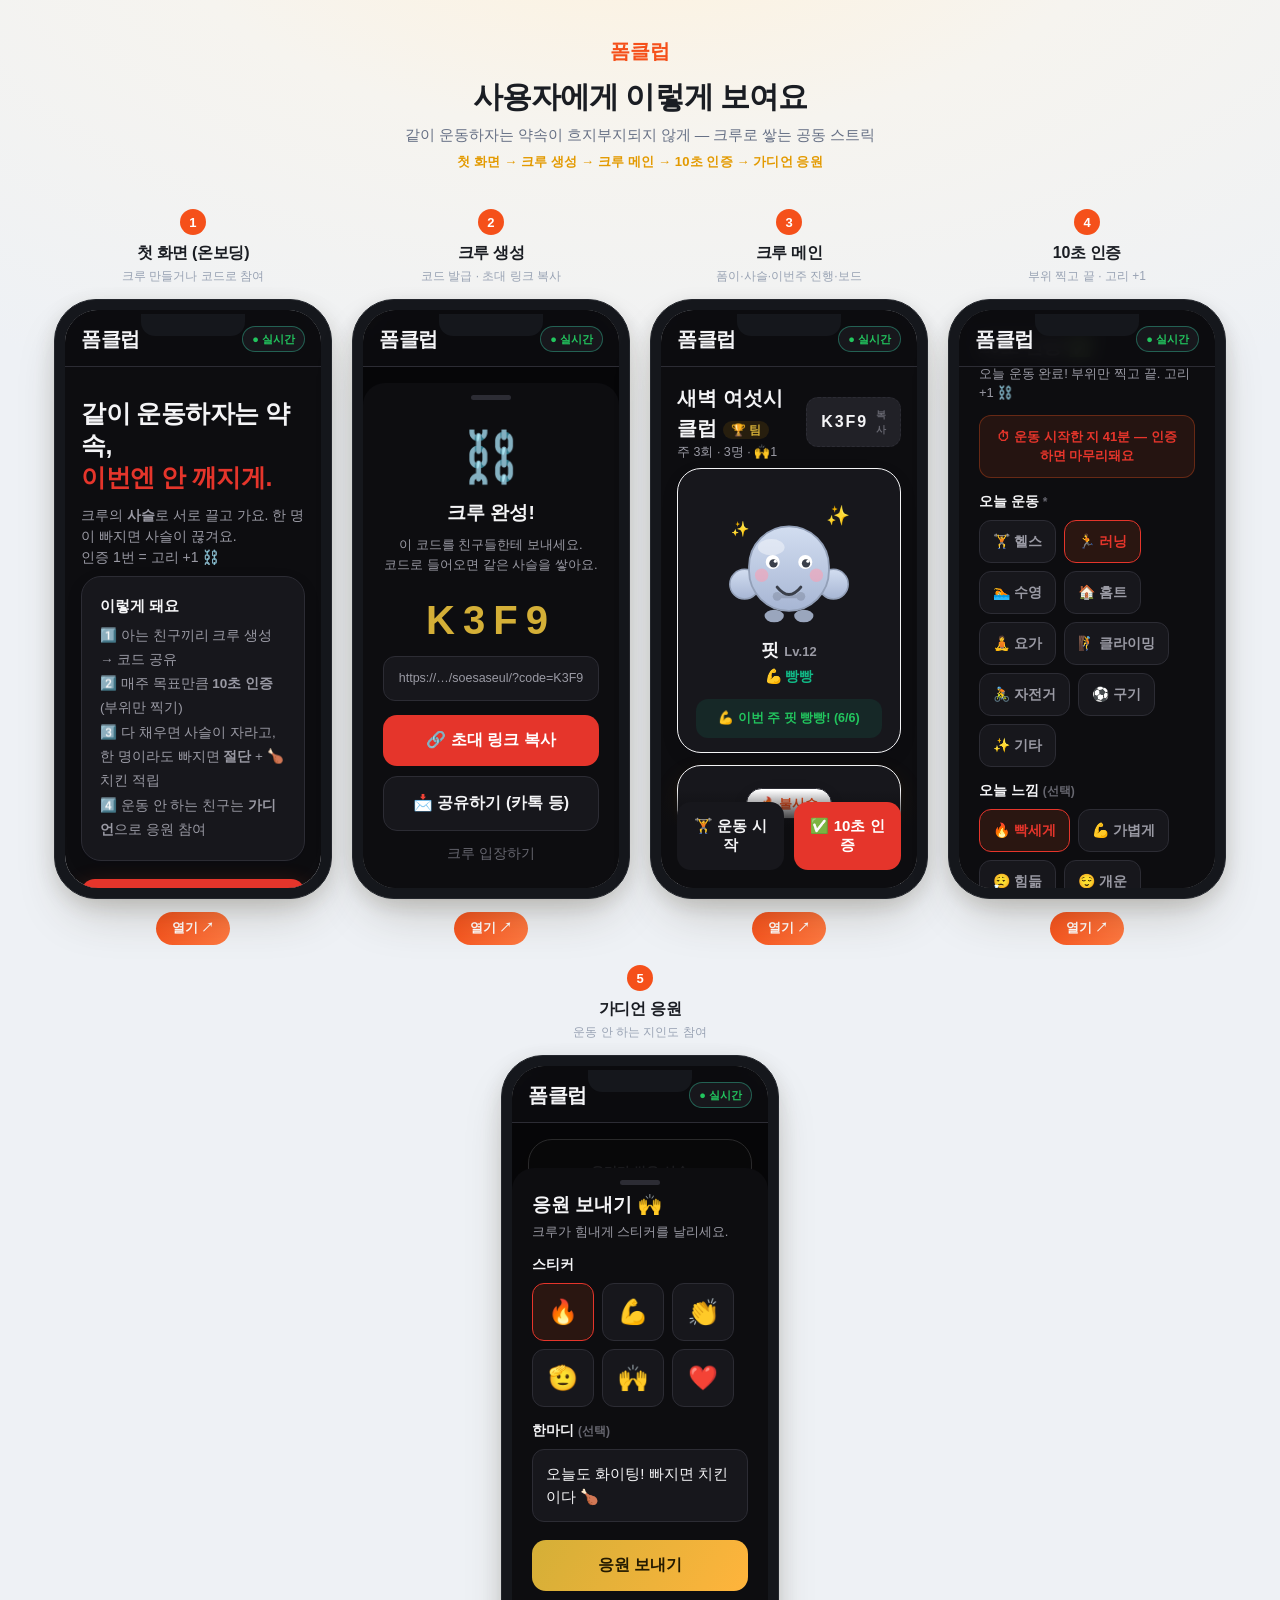
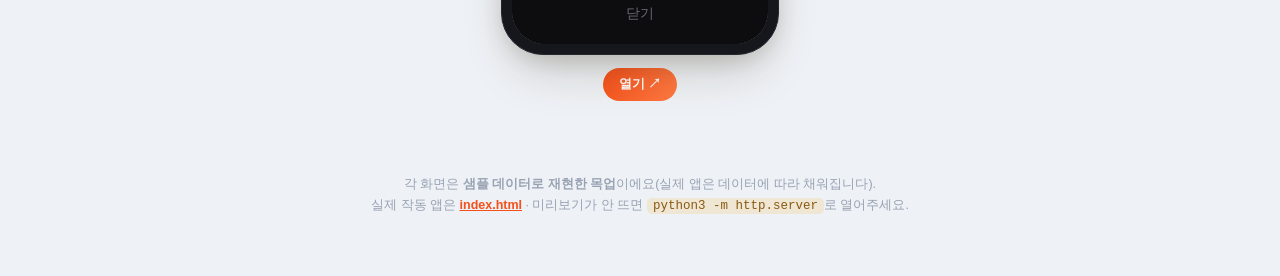
<file: showcase.html>
<!doctype html>
<html lang="ko">
<head>
<meta charset="utf-8" />
<meta name="viewport" content="width=device-width, initial-scale=1" />
<title>폼클럽 — 사용자 화면</title>
<style>
  :root{--ink:#1a1d23;--muted:#667085;--dim:#98a2b3;--line:#e5e8ee;--brand:#f5501a;--brand2:#ff7a42;--gold:#e39a00}
  *{box-sizing:border-box}
  body{margin:0;min-height:100vh;color:var(--ink);
    background:radial-gradient(1100px 560px at 50% -6%,#fff2dc 0%,#f6f4ef 44%,#eef1f5 100%);
    font-family:-apple-system,BlinkMacSystemFont,"Apple SD Gothic Neo","Pretendard","Segoe UI",Roboto,sans-serif;-webkit-font-smoothing:antialiased}
  header{text-align:center;padding:38px 20px 4px}
  header .brand{display:inline-flex;align-items:center;gap:8px;font-weight:900;font-size:20px;margin-bottom:12px}
  header .brand .dot{font-size:20px}
  header .brand b{color:var(--brand)}
  header h1{font-size:clamp(22px,4vw,30px);letter-spacing:-.03em;margin:0 0 8px}
  header p{color:var(--muted);margin:0;font-size:14.5px}
  header .flow{color:var(--gold);font-weight:800;font-size:13px;margin-top:8px;letter-spacing:.01em}

  .stage{display:flex;gap:20px;justify-content:center;align-items:flex-start;flex-wrap:wrap;padding:34px 22px 60px;max-width:1900px;margin:0 auto}
  .col{display:flex;flex-direction:column;align-items:center;width:278px}
  .cap{text-align:center;margin-bottom:14px;min-height:58px}
  .cap .step{display:inline-flex;align-items:center;justify-content:center;width:26px;height:26px;border-radius:999px;background:var(--brand);color:#fff;font-size:13px;font-weight:900;margin-bottom:8px}
  .cap h2{font-size:16px;letter-spacing:-.02em;margin:0}
  .cap p{color:var(--dim);font-size:12px;margin:4px 0 0}

  .phone{position:relative;width:278px;height:600px;background:#15171c;border-radius:42px;padding:10px;
    box-shadow:0 24px 50px -16px rgba(60,50,30,.28),0 6px 20px rgba(60,50,30,.14);border:1px solid #23262c}
  .phone::before{content:"";position:absolute;top:14px;left:50%;transform:translateX(-50%);width:104px;height:22px;background:#15171c;border-radius:0 0 14px 14px;z-index:3}
  .screen{width:100%;height:100%;border-radius:33px;overflow:hidden;background:#f2f4f7}
  .phone iframe{width:100%;height:100%;border:0;display:block}
  .open-real{margin-top:13px;font-size:12.5px;font-weight:800;color:#fff;background:linear-gradient(120deg,var(--brand),var(--brand2));padding:8px 16px;border-radius:999px;text-decoration:none}
  .arrow{align-self:center;color:#d8c3a0;font-size:24px;margin-top:280px}
  .note{text-align:center;color:var(--dim);font-size:12.5px;padding:0 20px 46px;line-height:1.7}
  .note a{color:var(--brand);font-weight:700} .note code{background:#efe6d4;padding:1px 6px;border-radius:5px;color:#8a5a12}
  @media (max-width:1500px){.arrow{display:none}}
  @media (max-width:740px){.col{width:100%;max-width:320px}.phone{width:min(300px,86vw);height:min(620px,190vw)}}
</style>
</head>
<body>
  <header>
    <div class="brand"><b>폼클럽</b></div>
    <h1>사용자에게 이렇게 보여요</h1>
    <p>같이 운동하자는 약속이 흐지부지되지 않게 — 크루로 쌓는 공동 스트릭</p>
    <div class="flow">첫 화면 → 크루 생성 → 크루 메인 → 10초 인증 → 가디언 응원</div>
  </header>

  <div class="stage">
    <div class="col">
      <div class="cap"><span class="step">1</span><h2>첫 화면 (온보딩)</h2><p>크루 만들거나 코드로 참여</p></div>
      <div class="phone"><div class="screen"><iframe src="screens/screen-home.html" title="홈" loading="lazy"></iframe></div></div>
      <a class="open-real" href="screens/screen-home.html" target="_blank">열기 ↗</a>
    </div>
    <div class="arrow">→</div>
    <div class="col">
      <div class="cap"><span class="step">2</span><h2>크루 생성</h2><p>코드 발급 · 초대 링크 복사</p></div>
      <div class="phone"><div class="screen"><iframe src="screens/screen-create.html" title="크루 생성" loading="lazy"></iframe></div></div>
      <a class="open-real" href="screens/screen-create.html" target="_blank">열기 ↗</a>
    </div>
    <div class="arrow">→</div>
    <div class="col">
      <div class="cap"><span class="step">3</span><h2>크루 메인</h2><p>폼이·사슬·이번주 진행·보드</p></div>
      <div class="phone"><div class="screen"><iframe src="screens/screen-crew.html" title="크루 메인" loading="lazy"></iframe></div></div>
      <a class="open-real" href="screens/screen-crew.html" target="_blank">열기 ↗</a>
    </div>
    <div class="arrow">→</div>
    <div class="col">
      <div class="cap"><span class="step">4</span><h2>10초 인증</h2><p>부위 찍고 끝 · 고리 +1</p></div>
      <div class="phone"><div class="screen"><iframe src="screens/screen-check.html" title="인증" loading="lazy"></iframe></div></div>
      <a class="open-real" href="screens/screen-check.html" target="_blank">열기 ↗</a>
    </div>
    <div class="arrow">→</div>
    <div class="col">
      <div class="cap"><span class="step">5</span><h2>가디언 응원</h2><p>운동 안 하는 지인도 참여</p></div>
      <div class="phone"><div class="screen"><iframe src="screens/screen-guardian.html" title="가디언" loading="lazy"></iframe></div></div>
      <a class="open-real" href="screens/screen-guardian.html" target="_blank">열기 ↗</a>
    </div>
  </div>

  <p class="note">
    각 화면은 <b>샘플 데이터로 재현한 목업</b>이에요(실제 앱은 데이터에 따라 채워집니다).<br>
    실제 작동 앱은 <a href="index.html" target="_blank">index.html</a> · 미리보기가 안 뜨면 <code>python3 -m http.server</code>로 열어주세요.
  </p>
</body>
</html>
</file>
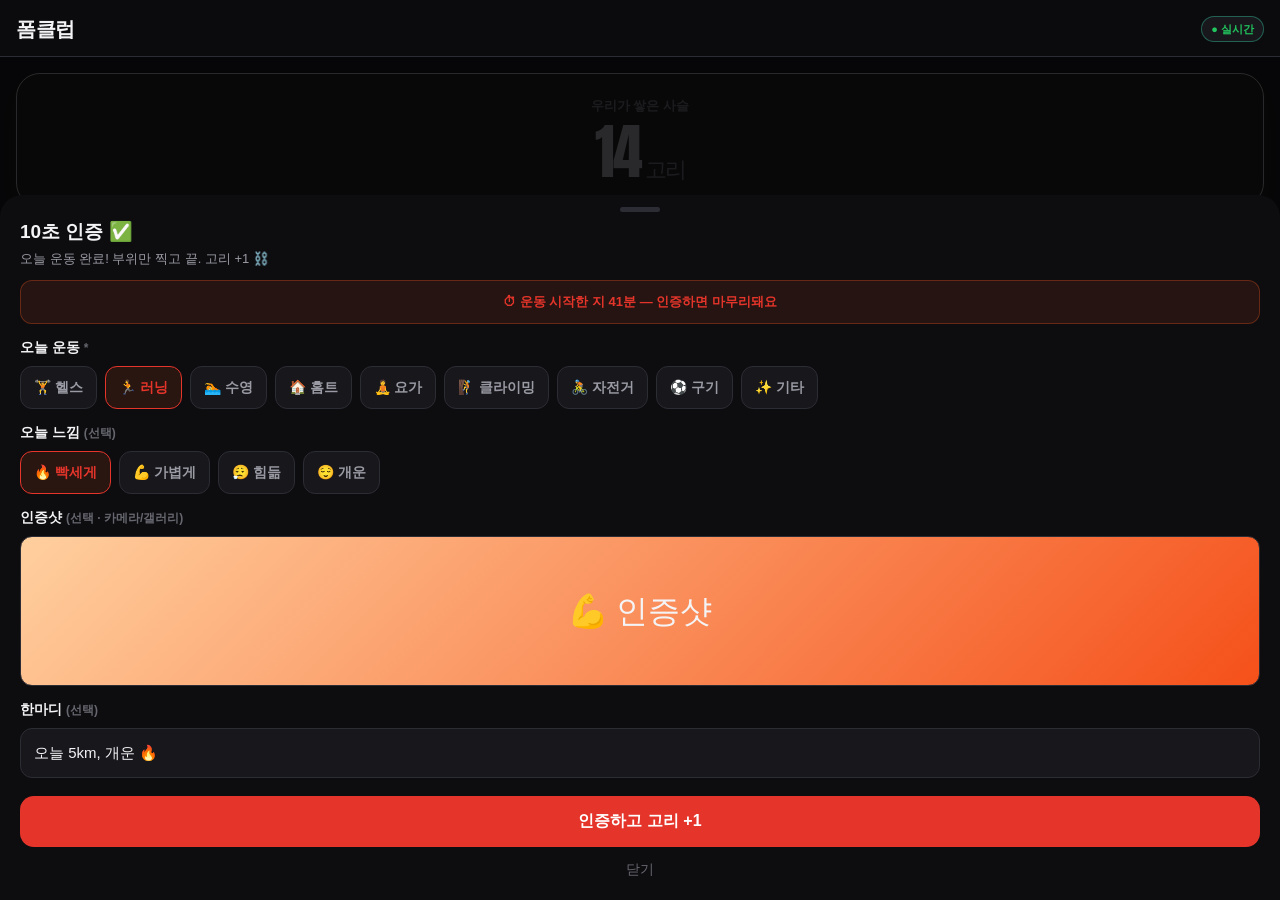
<file: screens/screen-check.html>
<!doctype html><html lang="ko"><head><meta charset="utf-8">
<meta name="viewport" content="width=device-width, initial-scale=1"><title>10초 인증</title>
<link rel="stylesheet" href="screen.css"></head>
<body><div class="scr">
  <header>
    <div class="logo"><b>폼클럽</b></div>
    <span class="mode">● 실시간</span>
  </header>
  <div class="wrap" style="padding-top:16px;opacity:.3">
    <div class="chainhero"><div class="lbl">우리가 쌓은 사슬</div><div class="chainbig">14<span class="u"> 고리</span></div></div>
  </div>
  <div class="dim"></div>
  <div class="sheet">
    <div class="grip"></div>
    <h2>10초 인증 ✅</h2>
    <p class="desc">오늘 운동 완료! 부위만 찍고 끝. 고리 +1 ⛓️</p>
    <div class="timerbar">⏱ 운동 시작한 지 41분 — 인증하면 마무리돼요</div>
    <div class="field"><label>오늘 운동 <span class="opt">*</span></label>
      <div class="chips">
        <span class="chip">🏋️ 헬스</span><span class="chip on">🏃 러닝</span><span class="chip">🏊 수영</span>
        <span class="chip">🏠 홈트</span><span class="chip">🧘 요가</span><span class="chip">🧗 클라이밍</span>
        <span class="chip">🚴 자전거</span><span class="chip">⚽ 구기</span><span class="chip">✨ 기타</span>
      </div></div>
    <div class="field"><label>오늘 느낌 <span class="opt">(선택)</span></label>
      <div class="chips">
        <span class="chip on">🔥 빡세게</span><span class="chip">💪 가볍게</span>
        <span class="chip">😮‍💨 힘듦</span><span class="chip">😌 개운</span>
      </div></div>
    <div class="field"><label>인증샷 <span class="opt">(선택 · 카메라/갤러리)</span></label>
      <div class="fphoto" style="background:linear-gradient(135deg,#ffcf9e,#f5501a);max-width:100%;height:150px">💪 인증샷</div></div>
    <div class="field"><label>한마디 <span class="opt">(선택)</span></label>
      <div class="inp" style="color:var(--txt)">오늘 5km, 개운 🔥</div></div>
    <button class="submit">인증하고 고리 +1</button>
    <div class="ghost-btn">닫기</div>
  </div>
</div></body></html>
</file>
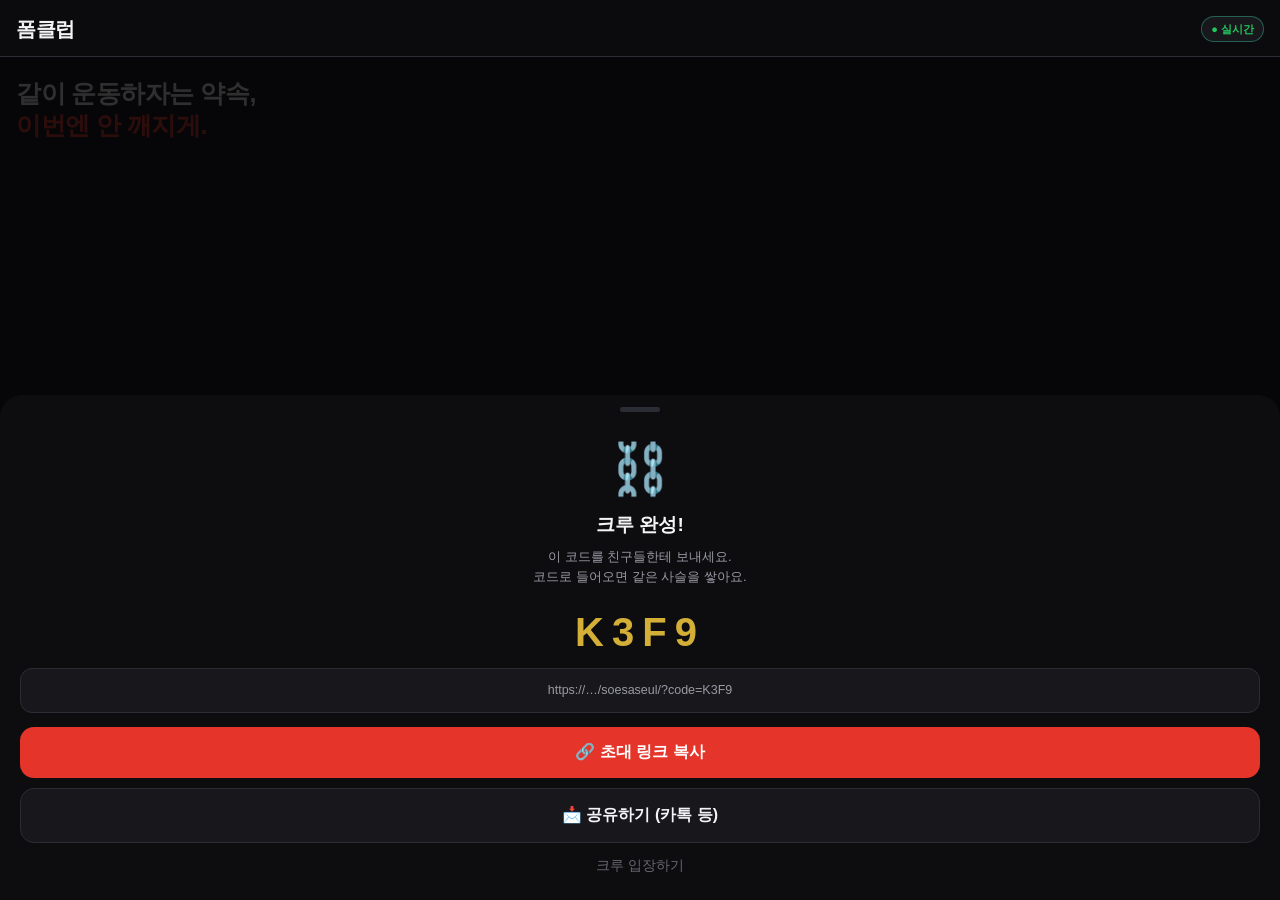
<file: screens/screen-create.html>
<!doctype html><html lang="ko"><head><meta charset="utf-8">
<meta name="viewport" content="width=device-width, initial-scale=1"><title>크루 생성</title>
<link rel="stylesheet" href="screen.css"></head>
<body><div class="scr">
  <header>
    <div class="logo"><b>폼클럽</b></div>
    <span class="mode">● 실시간</span>
  </header>
  <!-- 배경(홈 살짝) + 완성 시트 -->
  <div class="wrap" style="padding-top:20px;opacity:.35">
    <h1>같이 운동하자는 약속,<br><span class="accent">이번엔 안 깨지게.</span></h1>
  </div>
  <div class="dim"></div>
  <div class="sheet">
    <div class="grip"></div>
    <div class="done">
      <div class="ic">⛓️</div>
      <h2>크루 완성!</h2>
      <p class="desc" style="margin-top:8px">이 코드를 친구들한테 보내세요.<br>코드로 들어오면 같은 사슬을 쌓아요.</p>
      <div class="codebox">K3F9</div>
      <div class="linkbox">https://…/soesaseul/?code=K3F9</div>
      <button class="submit" style="margin-top:0">🔗 초대 링크 복사</button>
      <button class="btn ghost" style="margin-top:10px">📩 공유하기 (카톡 등)</button>
      <div class="ghost-btn">크루 입장하기</div>
    </div>
  </div>
</div></body></html>
</file>
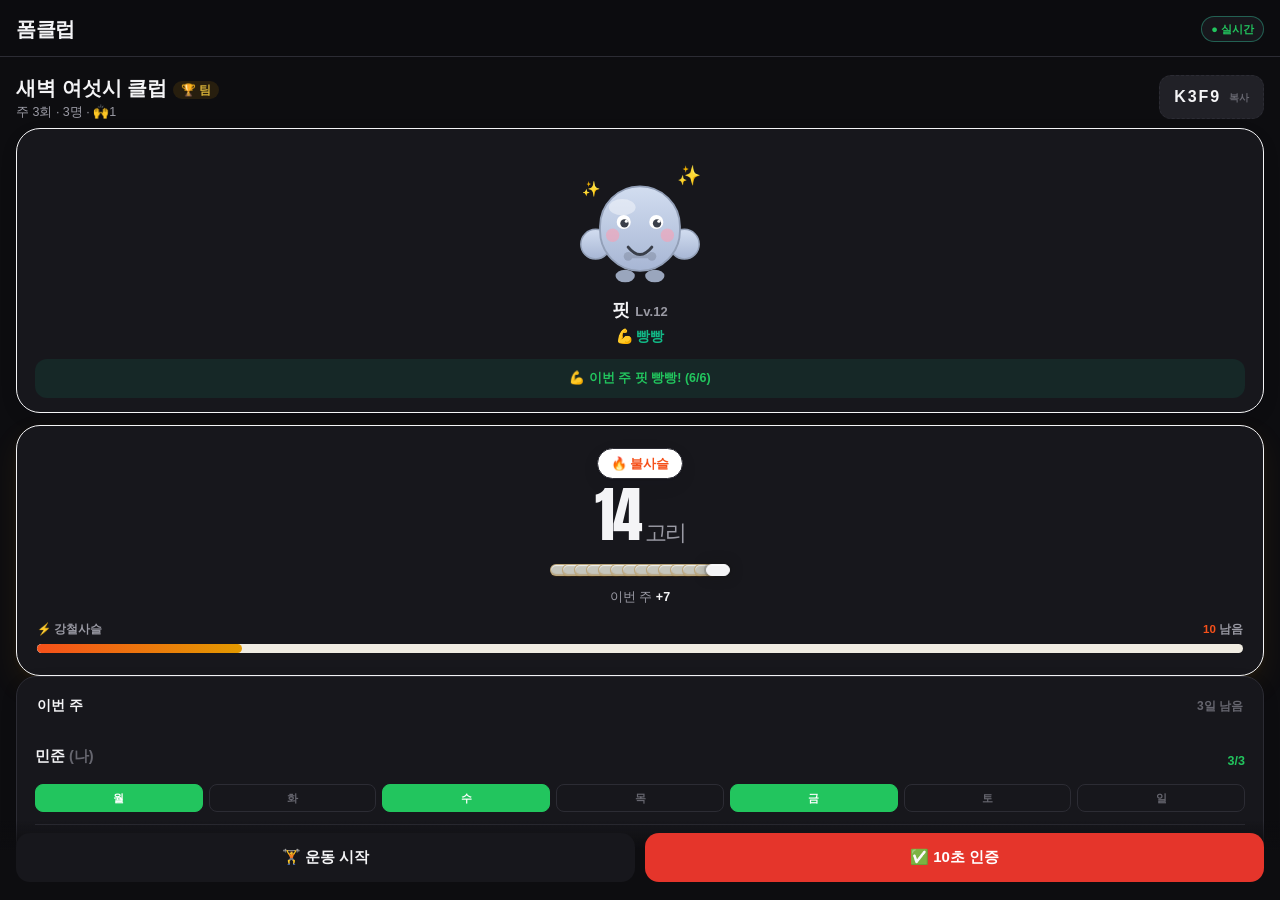
<file: screens/screen-crew.html>
<!doctype html><html lang="ko"><head><meta charset="utf-8">
<meta name="viewport" content="width=device-width, initial-scale=1"><title>크루 메인</title>
<link rel="stylesheet" href="screen.css"></head>
<body><div class="scr">
  <header>
    <div class="logo"><b>폼클럽</b></div>
    <span class="mode">● 실시간</span>
  </header>
  <div class="wrap">
    <div style="padding:16px 0 6px;display:flex;align-items:center;justify-content:space-between;gap:10px">
      <div>
        <div style="font-size:20px;font-weight:900">새벽 여섯시 클럽 <span class="teambadge">🏆 팀</span></div>
        <div style="color:var(--sub);font-size:12.5px">주 3회 · 3명 · 🙌1</div>
      </div>
      <div class="codechip">K3F9<small>복사</small></div>
    </div>

    <div class="charcard">
      <div class="charbox"><svg viewBox="0 0 200 200" xmlns="http://www.w3.org/2000/svg">
        <defs><linearGradient id="cbg" x1="0" y1="0" x2="0" y2="1"><stop offset="0" stop-color="#d2ddf0"/><stop offset="1" stop-color="#a7b6d4"/></linearGradient></defs>
        <text x="150" y="50" font-size="26">✨</text><text x="22" y="66" font-size="20">✨</text>
        <ellipse cx="80" cy="177" rx="13" ry="8.5" fill="#9aa6bd"/><ellipse cx="120" cy="177" rx="13" ry="8.5" fill="#9aa6bd"/>
        <circle cx="40" cy="134" r="20" fill="url(#cbg)" stroke="#93a0b8" stroke-width="2"/>
        <circle cx="160" cy="134" r="20" fill="url(#cbg)" stroke="#93a0b8" stroke-width="2"/>
        <rect x="46" y="56" width="108" height="114" rx="54" fill="url(#cbg)" stroke="#93a0b8" stroke-width="2.5"/>
        <ellipse cx="76" cy="84" rx="18" ry="11" fill="#fff" opacity=".42"/>
        <g opacity=".2"><rect x="86" y="148" width="28" height="5" rx="2.5" fill="#3a3f4a"/><circle cx="84" cy="150.5" r="6" fill="#3a3f4a"/><circle cx="116" cy="150.5" r="6" fill="#3a3f4a"/></g>
        <circle cx="63" cy="122" r="9" fill="#ff9db0" opacity=".55"/><circle cx="137" cy="122" r="9" fill="#ff9db0" opacity=".55"/>
        <circle cx="78" cy="104" r="9.5" fill="#fff"/><circle cx="79" cy="106" r="5.6" fill="#3a3f4a"/><circle cx="81.5" cy="103" r="2.1" fill="#fff"/>
        <circle cx="122" cy="104" r="9.5" fill="#fff"/><circle cx="123" cy="106" r="5.6" fill="#3a3f4a"/><circle cx="125.5" cy="103" r="2.1" fill="#fff"/>
        <path d="M84 138 Q100 158 116 138" fill="none" stroke="#3a3f4a" stroke-width="4" stroke-linecap="round" stroke-linejoin="round"/>
      </svg></div>
      <div class="charname">핏 <span class="lv">Lv.12</span></div>
      <div class="charcond" style="color:#12b886">💪 빵빵</div>
      <div class="charnudge good">💪 이번 주 핏 빵빵! (6/6)</div>
    </div>

    <div class="chainhero">
      <div class="tier" style="color:#f5501a">🔥 불사슬</div>
      <div class="chainbig">14<span class="u"> 고리</span></div>
      <div class="chainwrap">
        <span class="lnk"></span><span class="lnk"></span><span class="lnk"></span><span class="lnk"></span>
        <span class="lnk"></span><span class="lnk"></span><span class="lnk"></span><span class="lnk"></span>
        <span class="lnk"></span><span class="lnk"></span><span class="lnk"></span><span class="lnk"></span>
        <span class="lnk"></span><span class="lnk head"></span>
      </div>
      <div class="chainmeta"><div>이번 주 <b>+7</b></div></div>
      <div class="milestone">
        <div class="mt"><span>⚡ 강철사슬</span><span><b style="color:#f5501a">10</b> 남음</span></div>
        <div class="mbar"><i style="width:17%;background:linear-gradient(90deg,#f5501a,#e39a00)"></i></div>
      </div>
    </div>

    <div class="card">
      <div class="sec-t">이번 주 <span class="r">3일 남음</span></div>
      <div class="mrow2"><div class="mrow2-top"><span class="nm">민준 <span style="color:var(--dim);font-weight:600">(나)</span></span><span class="cnt done">3/3</span></div><div class="wkstrip"><span class="wd on">월</span><span class="wd">화</span><span class="wd on">수</span><span class="wd">목</span><span class="wd on">금</span><span class="wd">토</span><span class="wd">일</span></div></div>
      <div class="mrow2"><div class="mrow2-top"><span class="nm">서연</span><span class="live">운동 중 23분</span><span class="cnt miss">2/3</span></div><div class="wkstrip"><span class="wd on">월</span><span class="wd">화</span><span class="wd">수</span><span class="wd on">목</span><span class="wd">금</span><span class="wd">토</span><span class="wd">일</span></div></div>
      <div class="mrow2"><div class="mrow2-top"><span class="nm">도윤</span><span class="cnt miss">1/3</span></div><div class="wkstrip"><span class="wd">월</span><span class="wd">화</span><span class="wd on">수</span><span class="wd">목</span><span class="wd">금</span><span class="wd">토</span><span class="wd">일</span></div></div>
      <div style="margin-top:10px;color:var(--dim);font-size:12px">🙌 가디언: 삼촌</div>
    </div>

    <div class="card">
      <div class="sec-t">📸 인증샷 <span class="r">3</span></div>
      <div class="gallery">
        <div class="gthumb" style="background:linear-gradient(135deg,#ffcf9e,#f5501a)">💪<div class="gn">민준</div></div>
        <div class="gthumb" style="background:linear-gradient(135deg,#a0e6cf,#12b0b8)">🏋️<div class="gn">서연</div></div>
        <div class="gthumb" style="background:linear-gradient(135deg,#c9b6ff,#6d5efc)">🦵<div class="gn">도윤</div></div>
      </div>
    </div>

    <div class="card">
      <div class="sec-t">보드</div>
      <div class="feed">
        <div class="item"><div class="fic">🏋️</div><div class="fb">
          <div class="fn">민준 <span class="tagok">인증 ⛓️</span></div>
          <div class="ft"><span class="ftag">헬스</span>💪 가슴·등  🔥 데드 신기록!</div>
          <div class="fphoto" style="background:linear-gradient(135deg,#ffcf9e,#f5501a)">💪</div></div>
          <div class="fago">방금</div></div>
        <div class="item"><div class="fic cheer">🔥</div><div class="fb">
          <div class="fn">삼촌 <span class="taggd">가디언</span></div>
          <div class="ft">오늘도 화이팅! 다들 파이팅 💪</div></div>
          <div class="fago">10분 전</div></div>
        <div class="item"><div class="fic">🏃</div><div class="fb">
          <div class="fn">서연 <span class="tagok">인증 ⛓️</span></div>
          <div class="ft"><span class="ftag">러닝</span>5km, 개운 😌</div></div>
          <div class="fago">1시간 전</div></div>
        <div class="item"><div class="fic">🧗</div><div class="fb">
          <div class="fn">도윤 <span class="tagok">인증 ⛓️</span></div>
          <div class="ft"><span class="ftag">클라이밍</span>V4 성공 😮‍💨</div></div>
          <div class="fago">어제</div></div>
      </div>
    </div>
  </div>

  <div class="actions">
    <button class="a-start">🏋️ 운동 시작</button>
    <button class="a-check">✅ 10초 인증</button>
  </div>
</div></body></html>
</file>
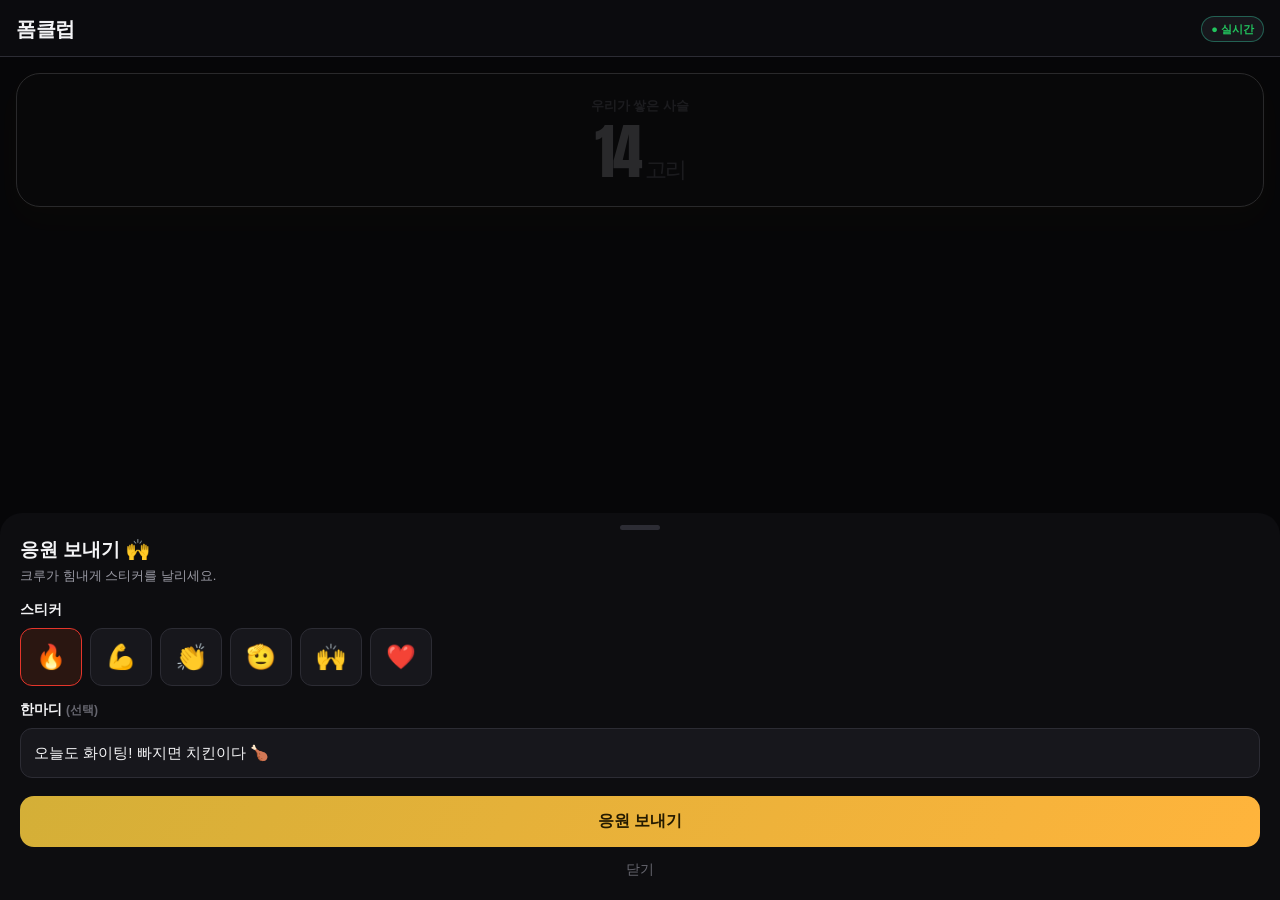
<file: screens/screen-guardian.html>
<!doctype html><html lang="ko"><head><meta charset="utf-8">
<meta name="viewport" content="width=device-width, initial-scale=1"><title>가디언 응원</title>
<link rel="stylesheet" href="screen.css"></head>
<body><div class="scr">
  <header>
    <div class="logo"><b>폼클럽</b></div>
    <span class="mode">● 실시간</span>
  </header>
  <div class="wrap" style="padding-top:16px;opacity:.3">
    <div class="chainhero"><div class="lbl">우리가 쌓은 사슬</div><div class="chainbig">14<span class="u"> 고리</span></div></div>
  </div>
  <div class="dim"></div>
  <div class="sheet">
    <div class="grip"></div>
    <h2>응원 보내기 🙌</h2>
    <p class="desc">크루가 힘내게 스티커를 날리세요.</p>
    <div class="field"><label>스티커</label>
      <div class="chips">
        <span class="chip big on">🔥</span><span class="chip big">💪</span><span class="chip big">👏</span>
        <span class="chip big">🫡</span><span class="chip big">🙌</span><span class="chip big">❤️</span>
      </div></div>
    <div class="field"><label>한마디 <span class="opt">(선택)</span></label>
      <div class="inp" style="color:var(--txt)">오늘도 화이팅! 빠지면 치킨이다 🍗</div></div>
    <button class="submit" style="background:linear-gradient(120deg,var(--gold),#ffb43c);color:#241a00">응원 보내기</button>
    <div class="ghost-btn">닫기</div>
  </div>
</div></body></html>
</file>
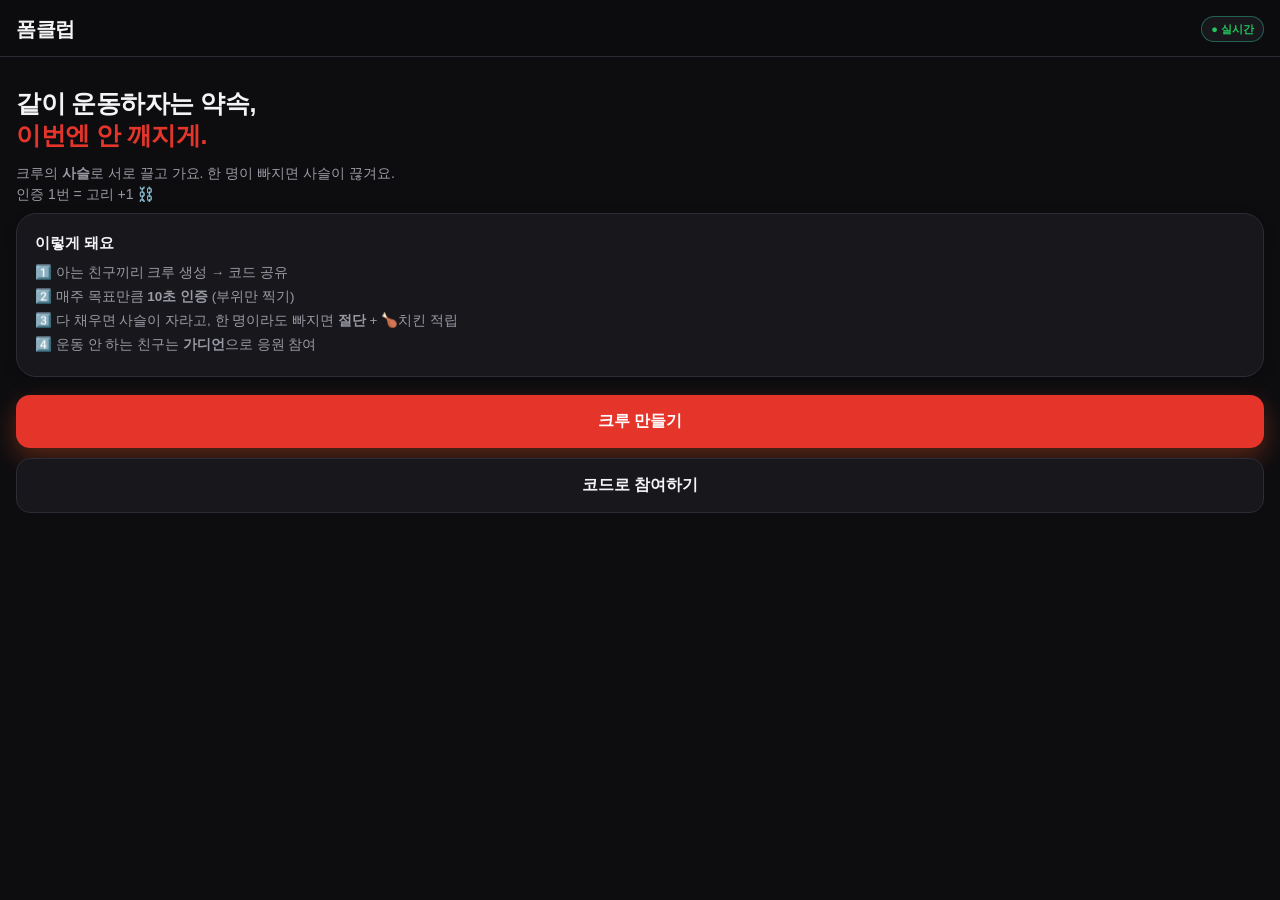
<file: screens/screen-home.html>
<!doctype html><html lang="ko"><head><meta charset="utf-8">
<meta name="viewport" content="width=device-width, initial-scale=1"><title>홈</title>
<link rel="stylesheet" href="screen.css"></head>
<body><div class="scr">
  <header>
    <div class="logo"><b>폼클럽</b></div>
    <span class="mode">● 실시간</span>
  </header>
  <div class="wrap">
    <div style="padding:30px 0 8px">
      <h1>같이 운동하자는 약속,<br><span class="accent">이번엔 안 깨지게.</span></h1>
      <p class="lead">크루의 <b>사슬</b>로 서로 끌고 가요. 한 명이 빠지면 사슬이 끊겨요.<br>인증 1번 = 고리 +1 ⛓️</p>
    </div>
    <div class="card">
      <div style="font-weight:800;font-size:15px;margin-bottom:6px">이렇게 돼요</div>
      <div style="color:var(--sub);font-size:13.5px;line-height:1.8">
        1️⃣ 아는 친구끼리 크루 생성 → 코드 공유<br>
        2️⃣ 매주 목표만큼 <b>10초 인증</b> (부위만 찍기)<br>
        3️⃣ 다 채우면 사슬이 자라고, 한 명이라도 빠지면 <b>절단</b> + 🍗치킨 적립<br>
        4️⃣ 운동 안 하는 친구는 <b>가디언</b>으로 응원 참여
      </div>
    </div>
    <div style="margin-top:18px"></div>
    <button class="btn primary">크루 만들기</button>
    <button class="btn ghost">코드로 참여하기</button>
  </div>
</div></body></html>
</file>
<file: screens/screen.css>
@import url("https://fonts.googleapis.com/css2?family=Anton&display=swap");
/* 폼클럽 쇼케이스용 공용 스타일 (실제 앱 index.html에서 발췌) */
:root{
  --bg:#0d0d10; --card:#17171c; --card2:#212127; --line:#2c2c34; --ink:#f4f4f6; --txt:#f4f4f6; --sub:#9a9aa4; --dim:#66666f;
  --accent:#e5352b; --accent2:#e5352b; --blue:#3b82f6; --ok:#22c55e; --gold:#d4af37; --chick:#f59e0b; --danger:#e5352b;
  --radius:20px;
  --shadow:0 1px 2px rgba(16,24,40,.04),0 6px 20px rgba(16,24,40,.06);
  font-family:-apple-system,BlinkMacSystemFont,"Apple SD Gothic Neo","Pretendard","Malgun Gothic",sans-serif;
}
*{box-sizing:border-box;margin:0;padding:0;-webkit-tap-highlight-color:transparent}
html,body{height:100%}
body{background:var(--bg);color:var(--txt);line-height:1.5}
.scr{min-height:100%;height:100%;padding-bottom:96px;position:relative;overflow:hidden}
.wrap{padding:0 16px}
.accent{color:var(--accent)}

header{position:sticky;top:0;z-index:5;background:rgba(13,13,16,.9);backdrop-filter:blur(10px);
  padding:14px 16px 12px;border-bottom:1px solid var(--line);display:flex;align-items:center;justify-content:space-between}
.logo{font-size:20px;font-weight:900;letter-spacing:-.02em;display:flex;align-items:center;gap:6px}
.logo b{color:var(--txt)}
.mode{font-size:11px;font-weight:800;padding:4px 9px;border-radius:999px;background:var(--card);border:1px solid var(--line);color:var(--ok);border-color:rgba(53,208,165,.4)}

h1{font-size:25px;font-weight:900;letter-spacing:-.02em;line-height:1.28}
.lead{color:var(--sub);font-size:14px;margin-top:12px}

.btn{display:block;width:100%;text-align:center;border:none;font-weight:850;font-size:16px;padding:16px;border-radius:14px}
.btn.primary{background:linear-gradient(120deg,var(--accent),var(--accent2));color:#fff;box-shadow:0 10px 26px rgba(255,90,31,.32)}
.btn.ghost{background:var(--card);color:var(--txt);border:1px solid var(--line)}
.btn+.btn{margin-top:10px}

.card{background:var(--card);border:1px solid var(--line);border-radius:var(--radius);padding:18px;box-shadow:var(--shadow)}
.card+.card{margin-top:12px}

.chainhero{background:var(--card);border:1.5px solid var(--ink);border-radius:24px;padding:22px 20px;text-align:center;
  box-shadow:0 2px 6px rgba(227,154,0,.06),0 12px 30px rgba(227,154,0,.08)}
.chainhero .lbl{color:var(--sub);font-size:13px;font-weight:700}
.chainbig{font-size:60px;font-weight:900;letter-spacing:-.03em;line-height:1;margin:6px 0 2px;
  color:var(--ink);font-family:"Anton",sans-serif;font-weight:400}
.chainbig .u{font-size:22px;color:var(--sub);-webkit-text-fill-color:var(--sub)}
.links{font-size:18px;letter-spacing:1px;margin:10px 0 4px;line-height:1.4;word-break:break-all}
.chainmeta{display:flex;justify-content:center;gap:18px;margin-top:10px}
.chainmeta div{font-size:12.5px;color:var(--sub)} .chainmeta b{color:var(--txt);font-weight:800}
.status{margin-top:13px;font-size:13px;font-weight:800;padding:10px;border-radius:12px}
.status.safe{background:rgba(18,184,134,.12);color:var(--ok)}
.status.risk{background:rgba(240,68,56,.1);color:var(--danger)}

.charcard{background:var(--card);border:1.5px solid var(--ink);border-radius:24px;padding:16px 18px 14px;text-align:center;box-shadow:var(--shadow);margin-bottom:12px}
.charbox{width:148px;height:148px;margin:0 auto}
.charbox svg{width:100%;height:100%;display:block}
.charname{font-weight:900;font-size:18px;margin-top:4px}
.charname .lv{color:var(--sub);font-size:13px;font-weight:800}
.charcond{font-weight:850;font-size:14px;margin-top:2px}
.tier{display:inline-flex;align-items:center;gap:6px;font-weight:850;font-size:13px;background:#fff;border:1px solid var(--line);padding:5px 13px;border-radius:999px;box-shadow:var(--shadow)}
.chainwrap{display:flex;flex-wrap:wrap;justify-content:center;align-items:center;margin:16px auto 4px;max-width:290px;min-height:16px}
.lnk{width:24px;height:12px;border-radius:7px;margin:2.5px -6px;flex:none;
  background:#c6c6bc;border:1px solid rgba(170,110,0,.35);
  box-shadow:inset 0 1px 1px rgba(255,255,255,.75),inset 0 -1px 1px rgba(150,90,0,.28),0 1px 1px rgba(150,90,0,.15)}
.lnk.head{background:var(--ink);border-color:var(--ink);
  box-shadow:inset 0 1px 1px rgba(255,255,255,.6),0 0 0 2px rgba(22,22,22,.14),0 0 12px rgba(22,22,22,.5);
  animation:beat 1.5s ease-in-out infinite;z-index:1}
@keyframes beat{50%{box-shadow:inset 0 1px 1px rgba(255,255,255,.6),0 0 0 3px rgba(22,22,22,.2),0 0 18px rgba(22,22,22,.7)}}
.milestone{margin-top:14px;text-align:left}
.milestone .mt{display:flex;justify-content:space-between;font-size:11.5px;font-weight:800;color:var(--sub);margin-bottom:6px}
.mbar{height:9px;background:#f0ece2;border-radius:99px;overflow:hidden}
.mbar i{display:block;height:100%;border-radius:99px}

.sec-t{font-size:14px;font-weight:850;margin:0 2px 10px;display:flex;align-items:center;justify-content:space-between}
.sec-t .r{color:var(--dim);font-size:12px;font-weight:700}

.mrow{display:flex;align-items:center;gap:10px;padding:9px 0;border-bottom:1px solid var(--line)}
.mrow:last-child{border:none}
.mrow .av{width:34px;height:34px;border-radius:11px;display:grid;place-items:center;font-size:16px;flex:none;background:var(--card2)}
.mrow .nm{font-weight:750;font-size:14.5px;flex:none}
.mrow .prog{flex:1;height:9px;background:var(--card2);border-radius:99px;overflow:hidden;margin:0 4px}
.mrow .prog i{display:block;height:100%;border-radius:99px;background:linear-gradient(90deg,var(--accent),var(--accent2))}
.mrow .prog i.done{background:linear-gradient(90deg,var(--ok),#5fe6c0)}
.mrow .cnt{font-size:12.5px;font-weight:800;width:34px;text-align:right}
.mrow .cnt.miss{color:var(--danger)} .mrow .cnt.done{color:var(--ok)}
.mrow .live{font-size:11px;font-weight:800;color:var(--accent);background:rgba(255,90,31,.12);padding:3px 8px;border-radius:999px}

.chick{display:flex;align-items:center;gap:14px}
.chick .big{font-size:40px} .chick .n{font-size:26px;font-weight:900;color:var(--chick)} .chick .d{color:var(--sub);font-size:12px}

.feed .item{display:flex;gap:12px;padding:12px 0;border-bottom:1px solid var(--line)}
.feed .item:last-child{border:none}
.feed .fic{width:40px;height:40px;border-radius:13px;display:grid;place-items:center;font-size:19px;flex:none;background:var(--card2)}
.feed .fic.cheer{background:rgba(255,201,77,.14)}
.feed .fb{flex:1;min-width:0}
.feed .fn{font-weight:800;font-size:14px}
.feed .ft{color:var(--sub);font-size:13px;margin-top:2px}
.feed .ftag{display:inline-block;font-size:11.5px;font-weight:800;color:var(--accent2);background:rgba(255,90,31,.1);padding:2px 8px;border-radius:999px;margin-right:5px}
.feed .fago{color:var(--dim);font-size:11px;white-space:nowrap}
.tagok{color:var(--ok);font-size:11px;font-weight:800}
.taggd{color:var(--gold);font-size:11px;font-weight:800}

.codechip{display:inline-flex;align-items:center;gap:8px;background:var(--card2);border:1px dashed var(--line);border-radius:12px;padding:9px 14px;font-weight:850;letter-spacing:.12em;font-size:16px}
.codechip small{font-size:10px;color:var(--dim);letter-spacing:0;font-weight:700}

.actions{position:fixed;bottom:0;left:0;right:0;padding:12px 16px 18px;background:linear-gradient(to top,var(--bg) 62%,transparent);display:flex;gap:10px}
.actions button{flex:1;border:none;font-weight:850;font-size:15px;padding:15px;border-radius:14px}
.a-start{background:var(--card);color:var(--txt);border:1px solid var(--line)}
.a-check{background:var(--accent);color:#fff}
.a-cheer{background:var(--card2);color:var(--ink);border:1px solid var(--line)}

/* 모달형 화면 */
.dim{position:absolute;inset:0;background:rgba(0,0,0,.5)}
.sheet{position:absolute;left:0;right:0;bottom:0;background:var(--bg);border-radius:22px 22px 0 0;padding:6px 20px 20px;max-height:100%;overflow:auto}
.grip{width:40px;height:5px;border-radius:99px;background:var(--line);margin:6px auto 6px}
.sheet h2{font-size:19px;font-weight:900;margin:4px 0 2px}
.sheet .desc{color:var(--sub);font-size:13px}
.field{margin-top:13px}
.field label{display:block;font-weight:800;font-size:14px;margin-bottom:8px}
.field .opt{color:var(--dim);font-weight:600;font-size:12px}
.inp{width:100%;background:var(--card);border:1.5px solid var(--line);border-radius:12px;padding:13px;color:var(--txt);font-size:15px}
.chips{display:flex;flex-wrap:wrap;gap:8px}
.chip{font-size:14px;font-weight:700;padding:10px 13px;border-radius:12px;background:var(--card);border:1.5px solid var(--line);color:var(--sub)}
.chip.on{background:rgba(255,90,31,.12);border-color:var(--accent);color:var(--accent2)}
.chip.big{font-size:24px;padding:10px 15px}
.submit{width:100%;background:var(--accent);color:#fff;font-weight:850;font-size:16px;padding:15px;border:none;border-radius:14px;margin-top:18px}
.ghost-btn{background:transparent;border:none;color:var(--dim);font-size:14px;margin-top:12px;width:100%;text-align:center}
.codebox{font-size:40px;font-weight:900;letter-spacing:.2em;color:var(--gold);text-align:center;margin:16px 0 6px}
.linkbox{width:100%;background:var(--card);border:1.5px solid var(--line);border-radius:12px;padding:12px;color:var(--sub);font-size:12.5px;text-align:center;margin:4px 0 14px}
.done{text-align:center;padding:14px 0 4px}
.done .ic{font-size:50px}
.timerbar{background:rgba(255,90,31,.1);border:1px solid rgba(255,90,31,.3);border-radius:12px;padding:11px;margin-top:12px;text-align:center;font-weight:800;color:var(--accent2);font-size:13px}
.photobtn{display:flex;align-items:center;justify-content:center;gap:8px;width:100%;border:1.5px dashed #f2c99a;background:#fff8f0;color:var(--accent);font-weight:800;font-size:14px;padding:14px;border-radius:12px}
.gallery{display:flex;gap:8px;overflow-x:auto;padding-bottom:2px}
.gthumb{flex:none;width:82px;height:82px;border-radius:14px;overflow:hidden;border:1px solid var(--line);position:relative;display:grid;place-items:center;font-size:26px}
.gthumb .gn{position:absolute;left:0;right:0;bottom:0;background:linear-gradient(transparent,rgba(0,0,0,.6));color:#fff;font-size:10px;font-weight:800;padding:10px 6px 4px}
.fphoto{margin-top:8px;border-radius:12px;overflow:hidden;border:1px solid var(--line);max-width:210px;height:120px;display:grid;place-items:center;font-size:32px}

.charnudge{margin-top:12px;background:rgba(240,68,56,.08);color:var(--danger);font-weight:800;font-size:12.5px;padding:10px;border-radius:12px}
.charnudge.good{margin-top:12px;background:rgba(18,184,134,.1);color:var(--ok);font-weight:800;font-size:12.5px;padding:10px;border-radius:12px}
.teambadge{font-size:12px;font-weight:800;color:var(--gold);background:rgba(227,154,0,.12);padding:2px 8px;border-radius:999px;vertical-align:middle}

.mrow2{padding:12px 0;border-bottom:1px solid var(--line)}
.mrow2:last-child{border:none}
.mrow2-top{display:flex;align-items:center;gap:8px;margin-bottom:9px}
.mrow2-top .nm{font-weight:750;font-size:14.5px}
.mrow2-top .cnt{margin-left:auto;font-size:12.5px;font-weight:800}
.mrow2-top .cnt.done{color:var(--ok)} .mrow2-top .cnt.miss{color:var(--sub)}
.wkstrip{display:flex;gap:6px}
.wd{flex:1;height:28px;border-radius:8px;border:1.5px solid var(--line);display:grid;place-items:center;font-size:11px;font-weight:800;color:var(--dim)}
.wd.on{background:var(--ok);border-color:var(--ok);color:#fff}
</file>
